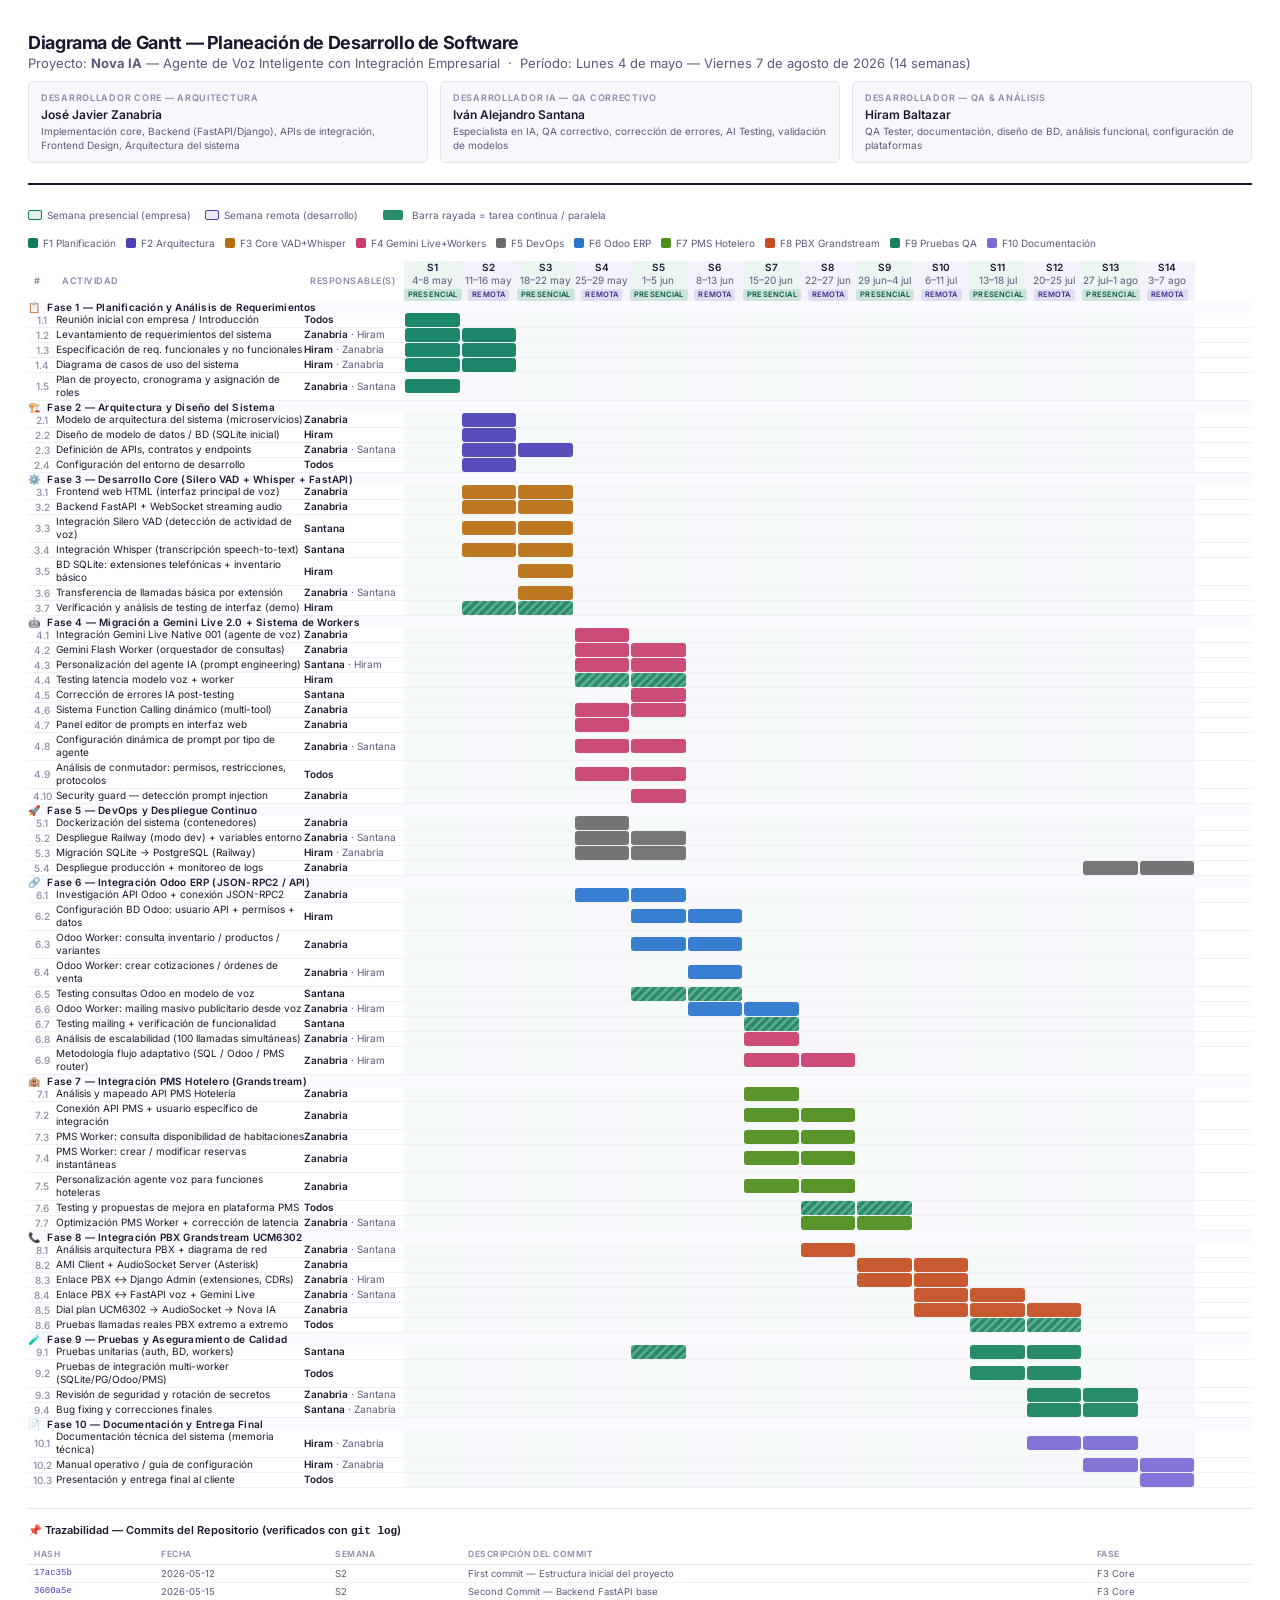
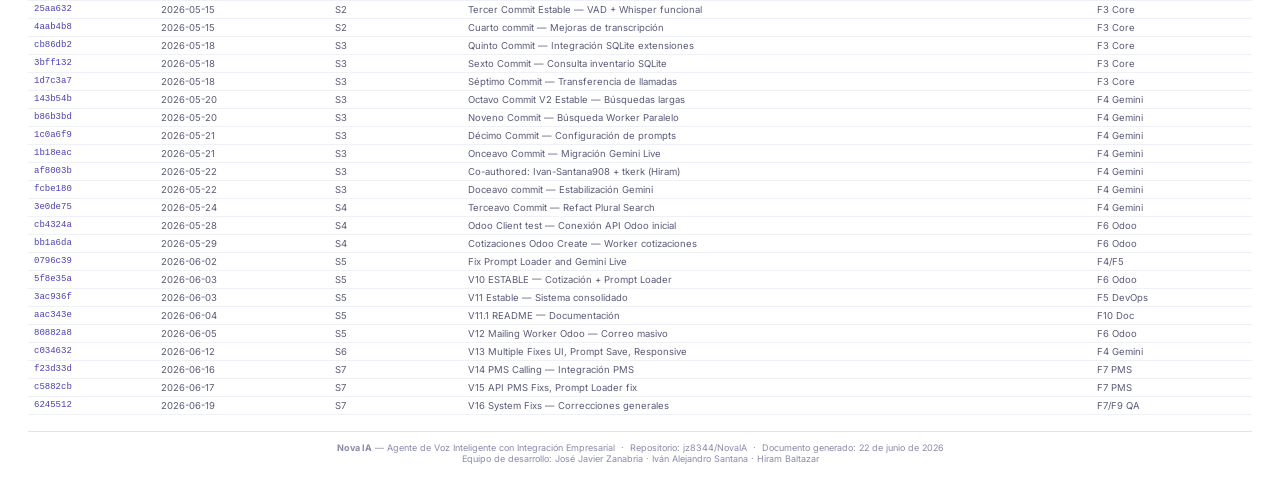
<file: templates/Gantt_Planeacion_Tecnica.html>
<!DOCTYPE html>
<html lang="es">
<head>
<meta charset="UTF-8">
<meta name="viewport" content="width=device-width, initial-scale=1.0">
<title>Diagrama de Gantt — Planeación de Desarrollo Nova IA</title>
<style>
  @import url('https://fonts.googleapis.com/css2?family=Inter:wght@300;400;500;600;700&display=swap');

  :root {
    --bg: #FFFFFF;
    --text-primary: #1a1a2e;
    --text-secondary: #5a5a7a;
    --text-tertiary: #8a8aaa;
    --border: #e2e2f0;
    --border-light: #f0f0f8;

    --phase-plan: #0d7c5f;
    --phase-arch: #4a3fb5;
    --phase-core: #b86e10;
    --phase-gemini: #c93d6e;
    --phase-devops: #6b6b6b;
    --phase-odoo: #2a75cc;
    --phase-pms: #4d8c1a;
    --phase-pbx: #c44e20;
    --phase-qa: #16835e;
    --phase-doc: #7a6ad4;

    --onsite-bg: rgba(13, 124, 95, 0.04);
    --remote-bg: rgba(74, 63, 181, 0.04);
    --onsite-header: rgba(13, 124, 95, 0.08);
    --remote-header: rgba(74, 63, 181, 0.06);
  }

  * { box-sizing: border-box; margin: 0; padding: 0; }

  body {
    font-family: 'Inter', -apple-system, BlinkMacSystemFont, sans-serif;
    background: var(--bg);
    color: var(--text-primary);
    padding: 32px 28px;
    -webkit-print-color-adjust: exact;
    print-color-adjust: exact;
  }

  .doc-header {
    margin-bottom: 24px;
    border-bottom: 2px solid var(--text-primary);
    padding-bottom: 16px;
  }

  .doc-header h1 {
    font-size: 18px;
    font-weight: 700;
    letter-spacing: -0.02em;
    margin-bottom: 2px;
  }

  .doc-header .subtitle {
    font-size: 13px;
    font-weight: 400;
    color: var(--text-secondary);
    margin-bottom: 10px;
  }

  .meta-grid {
    display: grid;
    grid-template-columns: repeat(3, 1fr);
    gap: 12px;
    margin-bottom: 4px;
  }

  .meta-card {
    background: #f8f8fc;
    border: 1px solid var(--border);
    border-radius: 6px;
    padding: 10px 12px;
  }

  .meta-card .label {
    font-size: 9px;
    font-weight: 600;
    text-transform: uppercase;
    letter-spacing: 0.08em;
    color: var(--text-tertiary);
    margin-bottom: 4px;
  }

  .meta-card .name {
    font-size: 12px;
    font-weight: 600;
    color: var(--text-primary);
  }

  .meta-card .role {
    font-size: 10px;
    color: var(--text-secondary);
    line-height: 1.4;
    margin-top: 2px;
  }

  .legend-bar {
    display: flex;
    flex-wrap: wrap;
    gap: 10px;
    margin: 16px 0 12px;
    align-items: center;
  }

  .legend-item {
    display: flex;
    align-items: center;
    gap: 5px;
    font-size: 10px;
    color: var(--text-secondary);
  }

  .leg-dot {
    width: 10px;
    height: 10px;
    border-radius: 2px;
    flex-shrink: 0;
  }

  .mode-legend {
    display: flex;
    gap: 14px;
    margin-bottom: 14px;
  }

  .mode-item {
    display: flex;
    align-items: center;
    gap: 5px;
    font-size: 10px;
    color: var(--text-secondary);
  }

  .mode-dot {
    width: 14px;
    height: 10px;
    border-radius: 2px;
    border: 1px solid;
  }

  table.gantt {
    border-collapse: collapse;
    width: 100%;
    min-width: 1050px;
    table-layout: fixed;
  }

  table.gantt th,
  table.gantt td {
    font-size: 10px;
    padding: 0;
    border: none;
  }

  .col-id { width: 28px; }
  .col-label { width: 248px; }
  .col-resp { width: 100px; }
  .wk-col { width: auto; }

  thead th {
    text-align: center;
    font-weight: 400;
    font-size: 9px;
    line-height: 1.3;
    color: var(--text-secondary);
    padding: 5px 2px;
    border-bottom: 1.5px solid var(--text-primary);
  }

  thead th.onsite-h { background: var(--onsite-header); }
  thead th.remote-h { background: var(--remote-header); }

  thead th .wk-num {
    display: block;
    font-weight: 600;
    font-size: 10px;
    color: var(--text-primary);
  }

  .tag-p, .tag-r {
    display: inline-block;
    font-size: 7.5px;
    font-weight: 600;
    padding: 1px 4px;
    border-radius: 3px;
    margin-top: 1px;
    letter-spacing: 0.02em;
  }

  .tag-p {
    background: rgba(13, 124, 95, 0.14);
    color: #0a5e47;
  }

  .tag-r {
    background: rgba(74, 63, 181, 0.12);
    color: #3c3489;
  }

  thead th.col-label-h,
  thead th.col-id-h,
  thead th.col-resp-h {
    text-align: left;
    padding-left: 6px;
    font-weight: 600;
    font-size: 9px;
    text-transform: uppercase;
    letter-spacing: 0.06em;
    color: var(--text-tertiary);
  }

  .phase-row td {
    padding: 7px 6px 3px;
    font-size: 10px;
    font-weight: 600;
    letter-spacing: 0.02em;
    color: var(--text-primary);
    border-top: 1.5px solid var(--border);
    background: #fafaff;
  }

  .phase-row td .phase-icon {
    margin-right: 4px;
  }

  .task-row {
    border-bottom: 0.5px solid var(--border-light);
  }

  .task-row:hover {
    background: rgba(0,0,0,0.015);
  }

  .task-id {
    padding: 4px 4px 4px 6px;
    font-size: 9px;
    font-weight: 500;
    color: var(--text-tertiary);
    vertical-align: middle;
    text-align: center;
  }

  .task-label {
    padding: 4px 6px;
    font-size: 10.5px;
    color: var(--text-primary);
    line-height: 1.35;
    vertical-align: middle;
  }

  .task-resp {
    padding: 4px 6px;
    font-size: 9px;
    color: var(--text-secondary);
    vertical-align: middle;
    line-height: 1.35;
  }

  .task-resp .lead {
    font-weight: 600;
    color: var(--text-primary);
  }

  .cell {
    vertical-align: middle;
    padding: 3px 1px;
  }

  .cell.on { background: var(--onsite-bg); }
  .cell.rm { background: var(--remote-bg); }

  .bar {
    height: 14px;
    border-radius: 3px;
    width: calc(100% - 2px);
    margin: 0 1px;
    opacity: 0.92;
  }

  .b-plan { background: var(--phase-plan); }
  .b-arch { background: var(--phase-arch); }
  .b-core { background: var(--phase-core); }
  .b-gem  { background: var(--phase-gemini); }
  .b-devops { background: var(--phase-devops); }
  .b-odoo { background: var(--phase-odoo); }
  .b-pms  { background: var(--phase-pms); }
  .b-pbx  { background: var(--phase-pbx); }
  .b-qa   { background: var(--phase-qa); }
  .b-doc  { background: var(--phase-doc); }

  .bar.striped {
    background-image: repeating-linear-gradient(
      -45deg,
      transparent,
      transparent 3px,
      rgba(255,255,255,0.25) 3px,
      rgba(255,255,255,0.25) 6px
    );
  }

  .footer-section {
    margin-top: 20px;
    padding-top: 14px;
    border-top: 1px solid var(--border);
  }

  .footer-section h3 {
    font-size: 11px;
    font-weight: 600;
    margin-bottom: 8px;
    color: var(--text-primary);
  }

  .commits-table {
    width: 100%;
    border-collapse: collapse;
    font-size: 9.5px;
  }

  .commits-table th {
    text-align: left;
    font-size: 8.5px;
    font-weight: 600;
    text-transform: uppercase;
    letter-spacing: 0.06em;
    color: var(--text-tertiary);
    padding: 4px 6px;
    border-bottom: 1px solid var(--border);
  }

  .commits-table td {
    padding: 3px 6px;
    color: var(--text-secondary);
    border-bottom: 0.5px solid var(--border-light);
  }

  .commits-table .hash {
    font-family: 'Courier New', monospace;
    font-size: 9px;
    color: var(--phase-arch);
  }

  .doc-footer {
    margin-top: 16px;
    font-size: 9px;
    color: var(--text-tertiary);
    text-align: center;
    border-top: 1px solid var(--border);
    padding-top: 10px;
  }

  @media print {
    body { padding: 12px 10px; }
    .gantt-scroll { overflow: visible; }
    table.gantt { min-width: unset; }
  }
</style>
</head>
<body>

<div class="doc-header">
  <h1>Diagrama de Gantt — Planeación de Desarrollo de Software</h1>
  <p class="subtitle">Proyecto: <strong>Nova IA</strong> — Agente de Voz Inteligente con Integración Empresarial &nbsp;·&nbsp; Período: Lunes 4 de mayo — Viernes 7 de agosto de 2026 (14 semanas)</p>

  <div class="meta-grid">
    <div class="meta-card">
      <div class="label">Desarrollador Core — Arquitectura</div>
      <div class="name">José Javier Zanabria</div>
      <div class="role">Implementación core, Backend (FastAPI/Django), APIs de integración, Frontend Design, Arquitectura del sistema</div>
    </div>
    <div class="meta-card">
      <div class="label">Desarrollador IA — QA Correctivo</div>
      <div class="name">Iván Alejandro Santana</div>
      <div class="role">Especialista en IA, QA correctivo, corrección de errores, AI Testing, validación de modelos</div>
    </div>
    <div class="meta-card">
      <div class="label">Desarrollador — QA & Análisis</div>
      <div class="name">Hiram Baltazar</div>
      <div class="role">QA Tester, documentación, diseño de BD, análisis funcional, configuración de plataformas</div>
    </div>
  </div>
</div>

<div class="mode-legend">
  <div class="mode-item">
    <div class="mode-dot" style="background:rgba(13,124,95,0.12);border-color:#0d7c5f;"></div>
    Semana presencial (empresa)
  </div>
  <div class="mode-item">
    <div class="mode-dot" style="background:rgba(74,63,181,0.10);border-color:#4a3fb5;"></div>
    Semana remota (desarrollo)
  </div>
  <div class="mode-item" style="margin-left:10px;">
    <div class="bar" style="width:20px;height:10px;border-radius:2px;background:var(--phase-qa);" class="striped"></div>
    &nbsp;Barra rayada = tarea continua / paralela
  </div>
</div>

<div class="legend-bar">
  <span class="legend-item"><span class="leg-dot" style="background:var(--phase-plan);"></span>F1 Planificación</span>
  <span class="legend-item"><span class="leg-dot" style="background:var(--phase-arch);"></span>F2 Arquitectura</span>
  <span class="legend-item"><span class="leg-dot" style="background:var(--phase-core);"></span>F3 Core VAD+Whisper</span>
  <span class="legend-item"><span class="leg-dot" style="background:var(--phase-gemini);"></span>F4 Gemini Live+Workers</span>
  <span class="legend-item"><span class="leg-dot" style="background:var(--phase-devops);"></span>F5 DevOps</span>
  <span class="legend-item"><span class="leg-dot" style="background:var(--phase-odoo);"></span>F6 Odoo ERP</span>
  <span class="legend-item"><span class="leg-dot" style="background:var(--phase-pms);"></span>F7 PMS Hotelero</span>
  <span class="legend-item"><span class="leg-dot" style="background:var(--phase-pbx);"></span>F8 PBX Grandstream</span>
  <span class="legend-item"><span class="leg-dot" style="background:var(--phase-qa);"></span>F9 Pruebas QA</span>
  <span class="legend-item"><span class="leg-dot" style="background:var(--phase-doc);"></span>F10 Documentación</span>
</div>

<div class="gantt-scroll" style="overflow-x:auto;">
<table class="gantt">
<thead>
<tr>
  <th class="col-id-h col-id">#</th>
  <th class="col-label-h col-label">Actividad</th>
  <th class="col-resp-h col-resp">Responsable(s)</th>
  <th class="wk-col onsite-h"><span class="wk-num">S1</span>4–8 may<br><span class="tag-p">PRESENCIAL</span></th>
  <th class="wk-col remote-h"><span class="wk-num">S2</span>11–16 may<br><span class="tag-r">REMOTA</span></th>
  <th class="wk-col onsite-h"><span class="wk-num">S3</span>18–22 may<br><span class="tag-p">PRESENCIAL</span></th>
  <th class="wk-col remote-h"><span class="wk-num">S4</span>25–29 may<br><span class="tag-r">REMOTA</span></th>
  <th class="wk-col onsite-h"><span class="wk-num">S5</span>1–5 jun<br><span class="tag-p">PRESENCIAL</span></th>
  <th class="wk-col remote-h"><span class="wk-num">S6</span>8–13 jun<br><span class="tag-r">REMOTA</span></th>
  <th class="wk-col onsite-h"><span class="wk-num">S7</span>15–20 jun<br><span class="tag-p">PRESENCIAL</span></th>
  <th class="wk-col remote-h"><span class="wk-num">S8</span>22–27 jun<br><span class="tag-r">REMOTA</span></th>
  <th class="wk-col onsite-h"><span class="wk-num">S9</span>29 jun–4 jul<br><span class="tag-p">PRESENCIAL</span></th>
  <th class="wk-col remote-h"><span class="wk-num">S10</span>6–11 jul<br><span class="tag-r">REMOTA</span></th>
  <th class="wk-col onsite-h"><span class="wk-num">S11</span>13–18 jul<br><span class="tag-p">PRESENCIAL</span></th>
  <th class="wk-col remote-h"><span class="wk-num">S12</span>20–25 jul<br><span class="tag-r">REMOTA</span></th>
  <th class="wk-col onsite-h"><span class="wk-num">S13</span>27 jul–1 ago<br><span class="tag-p">PRESENCIAL</span></th>
  <th class="wk-col remote-h"><span class="wk-num">S14</span>3–7 ago<br><span class="tag-r">REMOTA</span></th>
</tr>
</thead>
<tbody>

<!-- ══════ FASE 1 ══════ -->
<tr class="phase-row"><td colspan="18"><span class="phase-icon">📋</span> Fase 1 — Planificación y Análisis de Requerimientos</td></tr>

<tr class="task-row">
  <td class="task-id">1.1</td>
  <td class="task-label">Reunión inicial con empresa / Introducción</td>
  <td class="task-resp"><span class="lead">Todos</span></td>
  <td class="cell on"><div class="bar b-plan"></div></td>
  <td class="cell rm"></td><td class="cell on"></td><td class="cell rm"></td><td class="cell on"></td><td class="cell rm"></td><td class="cell on"></td><td class="cell rm"></td><td class="cell on"></td><td class="cell rm"></td><td class="cell on"></td><td class="cell rm"></td><td class="cell on"></td><td class="cell rm"></td>
</tr>

<tr class="task-row">
  <td class="task-id">1.2</td>
  <td class="task-label">Levantamiento de requerimientos del sistema</td>
  <td class="task-resp"><span class="lead">Zanabria</span> · Hiram</td>
  <td class="cell on"><div class="bar b-plan"></div></td>
  <td class="cell rm"><div class="bar b-plan"></div></td>
  <td class="cell on"></td><td class="cell rm"></td><td class="cell on"></td><td class="cell rm"></td><td class="cell on"></td><td class="cell rm"></td><td class="cell on"></td><td class="cell rm"></td><td class="cell on"></td><td class="cell rm"></td><td class="cell on"></td><td class="cell rm"></td>
</tr>

<tr class="task-row">
  <td class="task-id">1.3</td>
  <td class="task-label">Especificación de req. funcionales y no funcionales</td>
  <td class="task-resp"><span class="lead">Hiram</span> · Zanabria</td>
  <td class="cell on"><div class="bar b-plan"></div></td>
  <td class="cell rm"><div class="bar b-plan"></div></td>
  <td class="cell on"></td><td class="cell rm"></td><td class="cell on"></td><td class="cell rm"></td><td class="cell on"></td><td class="cell rm"></td><td class="cell on"></td><td class="cell rm"></td><td class="cell on"></td><td class="cell rm"></td><td class="cell on"></td><td class="cell rm"></td>
</tr>

<tr class="task-row">
  <td class="task-id">1.4</td>
  <td class="task-label">Diagrama de casos de uso del sistema</td>
  <td class="task-resp"><span class="lead">Hiram</span> · Zanabria</td>
  <td class="cell on"><div class="bar b-plan"></div></td>
  <td class="cell rm"><div class="bar b-plan"></div></td>
  <td class="cell on"></td><td class="cell rm"></td><td class="cell on"></td><td class="cell rm"></td><td class="cell on"></td><td class="cell rm"></td><td class="cell on"></td><td class="cell rm"></td><td class="cell on"></td><td class="cell rm"></td><td class="cell on"></td><td class="cell rm"></td>
</tr>

<tr class="task-row">
  <td class="task-id">1.5</td>
  <td class="task-label">Plan de proyecto, cronograma y asignación de roles</td>
  <td class="task-resp"><span class="lead">Zanabria</span> · Santana</td>
  <td class="cell on"><div class="bar b-plan"></div></td>
  <td class="cell rm"></td><td class="cell on"></td><td class="cell rm"></td><td class="cell on"></td><td class="cell rm"></td><td class="cell on"></td><td class="cell rm"></td><td class="cell on"></td><td class="cell rm"></td><td class="cell on"></td><td class="cell rm"></td><td class="cell on"></td><td class="cell rm"></td>
</tr>

<!-- ══════ FASE 2 ══════ -->
<tr class="phase-row"><td colspan="18"><span class="phase-icon">🏗️</span> Fase 2 — Arquitectura y Diseño del Sistema</td></tr>

<tr class="task-row">
  <td class="task-id">2.1</td>
  <td class="task-label">Modelo de arquitectura del sistema (microservicios)</td>
  <td class="task-resp"><span class="lead">Zanabria</span></td>
  <td class="cell on"></td>
  <td class="cell rm"><div class="bar b-arch"></div></td>
  <td class="cell on"></td><td class="cell rm"></td><td class="cell on"></td><td class="cell rm"></td><td class="cell on"></td><td class="cell rm"></td><td class="cell on"></td><td class="cell rm"></td><td class="cell on"></td><td class="cell rm"></td><td class="cell on"></td><td class="cell rm"></td>
</tr>

<tr class="task-row">
  <td class="task-id">2.2</td>
  <td class="task-label">Diseño de modelo de datos / BD (SQLite inicial)</td>
  <td class="task-resp"><span class="lead">Hiram</span></td>
  <td class="cell on"></td>
  <td class="cell rm"><div class="bar b-arch"></div></td>
  <td class="cell on"></td><td class="cell rm"></td><td class="cell on"></td><td class="cell rm"></td><td class="cell on"></td><td class="cell rm"></td><td class="cell on"></td><td class="cell rm"></td><td class="cell on"></td><td class="cell rm"></td><td class="cell on"></td><td class="cell rm"></td>
</tr>

<tr class="task-row">
  <td class="task-id">2.3</td>
  <td class="task-label">Definición de APIs, contratos y endpoints</td>
  <td class="task-resp"><span class="lead">Zanabria</span> · Santana</td>
  <td class="cell on"></td>
  <td class="cell rm"><div class="bar b-arch"></div></td>
  <td class="cell on"><div class="bar b-arch"></div></td>
  <td class="cell rm"></td><td class="cell on"></td><td class="cell rm"></td><td class="cell on"></td><td class="cell rm"></td><td class="cell on"></td><td class="cell rm"></td><td class="cell on"></td><td class="cell rm"></td><td class="cell on"></td><td class="cell rm"></td>
</tr>

<tr class="task-row">
  <td class="task-id">2.4</td>
  <td class="task-label">Configuración del entorno de desarrollo</td>
  <td class="task-resp"><span class="lead">Todos</span></td>
  <td class="cell on"></td>
  <td class="cell rm"><div class="bar b-arch"></div></td>
  <td class="cell on"></td><td class="cell rm"></td><td class="cell on"></td><td class="cell rm"></td><td class="cell on"></td><td class="cell rm"></td><td class="cell on"></td><td class="cell rm"></td><td class="cell on"></td><td class="cell rm"></td><td class="cell on"></td><td class="cell rm"></td>
</tr>

<!-- ══════ FASE 3 ══════ -->
<tr class="phase-row"><td colspan="18"><span class="phase-icon">⚙️</span> Fase 3 — Desarrollo Core (Silero VAD + Whisper + FastAPI)</td></tr>

<tr class="task-row">
  <td class="task-id">3.1</td>
  <td class="task-label">Frontend web HTML (interfaz principal de voz)</td>
  <td class="task-resp"><span class="lead">Zanabria</span></td>
  <td class="cell on"></td>
  <td class="cell rm"><div class="bar b-core"></div></td>
  <td class="cell on"><div class="bar b-core"></div></td>
  <td class="cell rm"></td><td class="cell on"></td><td class="cell rm"></td><td class="cell on"></td><td class="cell rm"></td><td class="cell on"></td><td class="cell rm"></td><td class="cell on"></td><td class="cell rm"></td><td class="cell on"></td><td class="cell rm"></td>
</tr>

<tr class="task-row">
  <td class="task-id">3.2</td>
  <td class="task-label">Backend FastAPI + WebSocket streaming audio</td>
  <td class="task-resp"><span class="lead">Zanabria</span></td>
  <td class="cell on"></td>
  <td class="cell rm"><div class="bar b-core"></div></td>
  <td class="cell on"><div class="bar b-core"></div></td>
  <td class="cell rm"></td><td class="cell on"></td><td class="cell rm"></td><td class="cell on"></td><td class="cell rm"></td><td class="cell on"></td><td class="cell rm"></td><td class="cell on"></td><td class="cell rm"></td><td class="cell on"></td><td class="cell rm"></td>
</tr>

<tr class="task-row">
  <td class="task-id">3.3</td>
  <td class="task-label">Integración Silero VAD (detección de actividad de voz)</td>
  <td class="task-resp"><span class="lead">Santana</span></td>
  <td class="cell on"></td>
  <td class="cell rm"><div class="bar b-core"></div></td>
  <td class="cell on"><div class="bar b-core"></div></td>
  <td class="cell rm"></td><td class="cell on"></td><td class="cell rm"></td><td class="cell on"></td><td class="cell rm"></td><td class="cell on"></td><td class="cell rm"></td><td class="cell on"></td><td class="cell rm"></td><td class="cell on"></td><td class="cell rm"></td>
</tr>

<tr class="task-row">
  <td class="task-id">3.4</td>
  <td class="task-label">Integración Whisper (transcripción speech-to-text)</td>
  <td class="task-resp"><span class="lead">Santana</span></td>
  <td class="cell on"></td>
  <td class="cell rm"><div class="bar b-core"></div></td>
  <td class="cell on"><div class="bar b-core"></div></td>
  <td class="cell rm"></td><td class="cell on"></td><td class="cell rm"></td><td class="cell on"></td><td class="cell rm"></td><td class="cell on"></td><td class="cell rm"></td><td class="cell on"></td><td class="cell rm"></td><td class="cell on"></td><td class="cell rm"></td>
</tr>

<tr class="task-row">
  <td class="task-id">3.5</td>
  <td class="task-label">BD SQLite: extensiones telefónicas + inventario básico</td>
  <td class="task-resp"><span class="lead">Hiram</span></td>
  <td class="cell on"></td><td class="cell rm"></td>
  <td class="cell on"><div class="bar b-core"></div></td>
  <td class="cell rm"></td><td class="cell on"></td><td class="cell rm"></td><td class="cell on"></td><td class="cell rm"></td><td class="cell on"></td><td class="cell rm"></td><td class="cell on"></td><td class="cell rm"></td><td class="cell on"></td><td class="cell rm"></td>
</tr>

<tr class="task-row">
  <td class="task-id">3.6</td>
  <td class="task-label">Transferencia de llamadas básica por extensión</td>
  <td class="task-resp"><span class="lead">Zanabria</span> · Santana</td>
  <td class="cell on"></td><td class="cell rm"></td>
  <td class="cell on"><div class="bar b-core"></div></td>
  <td class="cell rm"></td><td class="cell on"></td><td class="cell rm"></td><td class="cell on"></td><td class="cell rm"></td><td class="cell on"></td><td class="cell rm"></td><td class="cell on"></td><td class="cell rm"></td><td class="cell on"></td><td class="cell rm"></td>
</tr>

<tr class="task-row">
  <td class="task-id">3.7</td>
  <td class="task-label">Verificación y análisis de testing de interfaz (demo)</td>
  <td class="task-resp"><span class="lead">Hiram</span></td>
  <td class="cell on"></td>
  <td class="cell rm"><div class="bar b-qa striped"></div></td>
  <td class="cell on"><div class="bar b-qa striped"></div></td>
  <td class="cell rm"></td><td class="cell on"></td><td class="cell rm"></td><td class="cell on"></td><td class="cell rm"></td><td class="cell on"></td><td class="cell rm"></td><td class="cell on"></td><td class="cell rm"></td><td class="cell on"></td><td class="cell rm"></td>
</tr>

<!-- ══════ FASE 4 ══════ -->
<tr class="phase-row"><td colspan="18"><span class="phase-icon">🤖</span> Fase 4 — Migración a Gemini Live 2.0 + Sistema de Workers</td></tr>

<tr class="task-row">
  <td class="task-id">4.1</td>
  <td class="task-label">Integración Gemini Live Native 001 (agente de voz)</td>
  <td class="task-resp"><span class="lead">Zanabria</span></td>
  <td class="cell on"></td><td class="cell rm"></td><td class="cell on"></td>
  <td class="cell rm"><div class="bar b-gem"></div></td>
  <td class="cell on"></td><td class="cell rm"></td><td class="cell on"></td><td class="cell rm"></td><td class="cell on"></td><td class="cell rm"></td><td class="cell on"></td><td class="cell rm"></td><td class="cell on"></td><td class="cell rm"></td>
</tr>

<tr class="task-row">
  <td class="task-id">4.2</td>
  <td class="task-label">Gemini Flash Worker (orquestador de consultas)</td>
  <td class="task-resp"><span class="lead">Zanabria</span></td>
  <td class="cell on"></td><td class="cell rm"></td><td class="cell on"></td>
  <td class="cell rm"><div class="bar b-gem"></div></td>
  <td class="cell on"><div class="bar b-gem"></div></td>
  <td class="cell rm"></td><td class="cell on"></td><td class="cell rm"></td><td class="cell on"></td><td class="cell rm"></td><td class="cell on"></td><td class="cell rm"></td><td class="cell on"></td><td class="cell rm"></td>
</tr>

<tr class="task-row">
  <td class="task-id">4.3</td>
  <td class="task-label">Personalización del agente IA (prompt engineering)</td>
  <td class="task-resp"><span class="lead">Santana</span> · Hiram</td>
  <td class="cell on"></td><td class="cell rm"></td><td class="cell on"></td>
  <td class="cell rm"><div class="bar b-gem"></div></td>
  <td class="cell on"><div class="bar b-gem"></div></td>
  <td class="cell rm"></td><td class="cell on"></td><td class="cell rm"></td><td class="cell on"></td><td class="cell rm"></td><td class="cell on"></td><td class="cell rm"></td><td class="cell on"></td><td class="cell rm"></td>
</tr>

<tr class="task-row">
  <td class="task-id">4.4</td>
  <td class="task-label">Testing latencia modelo voz + worker</td>
  <td class="task-resp"><span class="lead">Hiram</span></td>
  <td class="cell on"></td><td class="cell rm"></td><td class="cell on"></td>
  <td class="cell rm"><div class="bar b-qa striped"></div></td>
  <td class="cell on"><div class="bar b-qa striped"></div></td>
  <td class="cell rm"></td><td class="cell on"></td><td class="cell rm"></td><td class="cell on"></td><td class="cell rm"></td><td class="cell on"></td><td class="cell rm"></td><td class="cell on"></td><td class="cell rm"></td>
</tr>

<tr class="task-row">
  <td class="task-id">4.5</td>
  <td class="task-label">Corrección de errores IA post-testing</td>
  <td class="task-resp"><span class="lead">Santana</span></td>
  <td class="cell on"></td><td class="cell rm"></td><td class="cell on"></td>
  <td class="cell rm"></td>
  <td class="cell on"><div class="bar b-gem"></div></td>
  <td class="cell rm"></td><td class="cell on"></td><td class="cell rm"></td><td class="cell on"></td><td class="cell rm"></td><td class="cell on"></td><td class="cell rm"></td><td class="cell on"></td><td class="cell rm"></td>
</tr>

<tr class="task-row">
  <td class="task-id">4.6</td>
  <td class="task-label">Sistema Function Calling dinámico (multi-tool)</td>
  <td class="task-resp"><span class="lead">Zanabria</span></td>
  <td class="cell on"></td><td class="cell rm"></td><td class="cell on"></td>
  <td class="cell rm"><div class="bar b-gem"></div></td>
  <td class="cell on"><div class="bar b-gem"></div></td>
  <td class="cell rm"></td><td class="cell on"></td><td class="cell rm"></td><td class="cell on"></td><td class="cell rm"></td><td class="cell on"></td><td class="cell rm"></td><td class="cell on"></td><td class="cell rm"></td>
</tr>

<tr class="task-row">
  <td class="task-id">4.7</td>
  <td class="task-label">Panel editor de prompts en interfaz web</td>
  <td class="task-resp"><span class="lead">Zanabria</span></td>
  <td class="cell on"></td><td class="cell rm"></td><td class="cell on"></td>
  <td class="cell rm"><div class="bar b-gem"></div></td>
  <td class="cell on"></td><td class="cell rm"></td><td class="cell on"></td><td class="cell rm"></td><td class="cell on"></td><td class="cell rm"></td><td class="cell on"></td><td class="cell rm"></td><td class="cell on"></td><td class="cell rm"></td>
</tr>

<tr class="task-row">
  <td class="task-id">4.8</td>
  <td class="task-label">Configuración dinámica de prompt por tipo de agente</td>
  <td class="task-resp"><span class="lead">Zanabria</span> · Santana</td>
  <td class="cell on"></td><td class="cell rm"></td><td class="cell on"></td>
  <td class="cell rm"><div class="bar b-gem"></div></td>
  <td class="cell on"><div class="bar b-gem"></div></td>
  <td class="cell rm"></td><td class="cell on"></td><td class="cell rm"></td><td class="cell on"></td><td class="cell rm"></td><td class="cell on"></td><td class="cell rm"></td><td class="cell on"></td><td class="cell rm"></td>
</tr>

<tr class="task-row">
  <td class="task-id">4.9</td>
  <td class="task-label">Análisis de conmutador: permisos, restricciones, protocolos</td>
  <td class="task-resp"><span class="lead">Todos</span></td>
  <td class="cell on"></td><td class="cell rm"></td><td class="cell on"></td>
  <td class="cell rm"><div class="bar b-gem"></div></td>
  <td class="cell on"><div class="bar b-gem"></div></td>
  <td class="cell rm"></td><td class="cell on"></td><td class="cell rm"></td><td class="cell on"></td><td class="cell rm"></td><td class="cell on"></td><td class="cell rm"></td><td class="cell on"></td><td class="cell rm"></td>
</tr>

<tr class="task-row">
  <td class="task-id">4.10</td>
  <td class="task-label">Security guard — detección prompt injection</td>
  <td class="task-resp"><span class="lead">Zanabria</span></td>
  <td class="cell on"></td><td class="cell rm"></td><td class="cell on"></td><td class="cell rm"></td>
  <td class="cell on"><div class="bar b-gem"></div></td>
  <td class="cell rm"></td><td class="cell on"></td><td class="cell rm"></td><td class="cell on"></td><td class="cell rm"></td><td class="cell on"></td><td class="cell rm"></td><td class="cell on"></td><td class="cell rm"></td>
</tr>

<!-- ══════ FASE 5 ══════ -->
<tr class="phase-row"><td colspan="18"><span class="phase-icon">🚀</span> Fase 5 — DevOps y Despliegue Continuo</td></tr>

<tr class="task-row">
  <td class="task-id">5.1</td>
  <td class="task-label">Dockerización del sistema (contenedores)</td>
  <td class="task-resp"><span class="lead">Zanabria</span></td>
  <td class="cell on"></td><td class="cell rm"></td><td class="cell on"></td>
  <td class="cell rm"><div class="bar b-devops"></div></td>
  <td class="cell on"></td><td class="cell rm"></td><td class="cell on"></td><td class="cell rm"></td><td class="cell on"></td><td class="cell rm"></td><td class="cell on"></td><td class="cell rm"></td><td class="cell on"></td><td class="cell rm"></td>
</tr>

<tr class="task-row">
  <td class="task-id">5.2</td>
  <td class="task-label">Despliegue Railway (modo dev) + variables entorno</td>
  <td class="task-resp"><span class="lead">Zanabria</span> · Santana</td>
  <td class="cell on"></td><td class="cell rm"></td><td class="cell on"></td>
  <td class="cell rm"><div class="bar b-devops"></div></td>
  <td class="cell on"><div class="bar b-devops"></div></td>
  <td class="cell rm"></td><td class="cell on"></td><td class="cell rm"></td><td class="cell on"></td><td class="cell rm"></td><td class="cell on"></td><td class="cell rm"></td><td class="cell on"></td><td class="cell rm"></td>
</tr>

<tr class="task-row">
  <td class="task-id">5.3</td>
  <td class="task-label">Migración SQLite → PostgreSQL (Railway)</td>
  <td class="task-resp"><span class="lead">Hiram</span> · Zanabria</td>
  <td class="cell on"></td><td class="cell rm"></td><td class="cell on"></td>
  <td class="cell rm"><div class="bar b-devops"></div></td>
  <td class="cell on"><div class="bar b-devops"></div></td>
  <td class="cell rm"></td><td class="cell on"></td><td class="cell rm"></td><td class="cell on"></td><td class="cell rm"></td><td class="cell on"></td><td class="cell rm"></td><td class="cell on"></td><td class="cell rm"></td>
</tr>

<tr class="task-row">
  <td class="task-id">5.4</td>
  <td class="task-label">Despliegue producción + monitoreo de logs</td>
  <td class="task-resp"><span class="lead">Zanabria</span></td>
  <td class="cell on"></td><td class="cell rm"></td><td class="cell on"></td><td class="cell rm"></td><td class="cell on"></td><td class="cell rm"></td><td class="cell on"></td><td class="cell rm"></td><td class="cell on"></td><td class="cell rm"></td><td class="cell on"></td><td class="cell rm"></td>
  <td class="cell on"><div class="bar b-devops"></div></td>
  <td class="cell rm"><div class="bar b-devops"></div></td>
</tr>

<!-- ══════ FASE 6 ══════ -->
<tr class="phase-row"><td colspan="18"><span class="phase-icon">🔗</span> Fase 6 — Integración Odoo ERP (JSON-RPC2 / API)</td></tr>

<tr class="task-row">
  <td class="task-id">6.1</td>
  <td class="task-label">Investigación API Odoo + conexión JSON-RPC2</td>
  <td class="task-resp"><span class="lead">Zanabria</span></td>
  <td class="cell on"></td><td class="cell rm"></td><td class="cell on"></td>
  <td class="cell rm"><div class="bar b-odoo"></div></td>
  <td class="cell on"><div class="bar b-odoo"></div></td>
  <td class="cell rm"></td><td class="cell on"></td><td class="cell rm"></td><td class="cell on"></td><td class="cell rm"></td><td class="cell on"></td><td class="cell rm"></td><td class="cell on"></td><td class="cell rm"></td>
</tr>

<tr class="task-row">
  <td class="task-id">6.2</td>
  <td class="task-label">Configuración BD Odoo: usuario API + permisos + datos</td>
  <td class="task-resp"><span class="lead">Hiram</span></td>
  <td class="cell on"></td><td class="cell rm"></td><td class="cell on"></td><td class="cell rm"></td>
  <td class="cell on"><div class="bar b-odoo"></div></td>
  <td class="cell rm"><div class="bar b-odoo"></div></td>
  <td class="cell on"></td><td class="cell rm"></td><td class="cell on"></td><td class="cell rm"></td><td class="cell on"></td><td class="cell rm"></td><td class="cell on"></td><td class="cell rm"></td>
</tr>

<tr class="task-row">
  <td class="task-id">6.3</td>
  <td class="task-label">Odoo Worker: consulta inventario / productos / variantes</td>
  <td class="task-resp"><span class="lead">Zanabria</span></td>
  <td class="cell on"></td><td class="cell rm"></td><td class="cell on"></td><td class="cell rm"></td>
  <td class="cell on"><div class="bar b-odoo"></div></td>
  <td class="cell rm"><div class="bar b-odoo"></div></td>
  <td class="cell on"></td><td class="cell rm"></td><td class="cell on"></td><td class="cell rm"></td><td class="cell on"></td><td class="cell rm"></td><td class="cell on"></td><td class="cell rm"></td>
</tr>

<tr class="task-row">
  <td class="task-id">6.4</td>
  <td class="task-label">Odoo Worker: crear cotizaciones / órdenes de venta</td>
  <td class="task-resp"><span class="lead">Zanabria</span> · Hiram</td>
  <td class="cell on"></td><td class="cell rm"></td><td class="cell on"></td><td class="cell rm"></td><td class="cell on"></td>
  <td class="cell rm"><div class="bar b-odoo"></div></td>
  <td class="cell on"></td><td class="cell rm"></td><td class="cell on"></td><td class="cell rm"></td><td class="cell on"></td><td class="cell rm"></td><td class="cell on"></td><td class="cell rm"></td>
</tr>

<tr class="task-row">
  <td class="task-id">6.5</td>
  <td class="task-label">Testing consultas Odoo en modelo de voz</td>
  <td class="task-resp"><span class="lead">Santana</span></td>
  <td class="cell on"></td><td class="cell rm"></td><td class="cell on"></td><td class="cell rm"></td>
  <td class="cell on"><div class="bar b-qa striped"></div></td>
  <td class="cell rm"><div class="bar b-qa striped"></div></td>
  <td class="cell on"></td><td class="cell rm"></td><td class="cell on"></td><td class="cell rm"></td><td class="cell on"></td><td class="cell rm"></td><td class="cell on"></td><td class="cell rm"></td>
</tr>

<tr class="task-row">
  <td class="task-id">6.6</td>
  <td class="task-label">Odoo Worker: mailing masivo publicitario desde voz</td>
  <td class="task-resp"><span class="lead">Zanabria</span> · Hiram</td>
  <td class="cell on"></td><td class="cell rm"></td><td class="cell on"></td><td class="cell rm"></td><td class="cell on"></td>
  <td class="cell rm"><div class="bar b-odoo"></div></td>
  <td class="cell on"><div class="bar b-odoo"></div></td>
  <td class="cell rm"></td><td class="cell on"></td><td class="cell rm"></td><td class="cell on"></td><td class="cell rm"></td><td class="cell on"></td><td class="cell rm"></td>
</tr>

<tr class="task-row">
  <td class="task-id">6.7</td>
  <td class="task-label">Testing mailing + verificación de funcionalidad</td>
  <td class="task-resp"><span class="lead">Santana</span></td>
  <td class="cell on"></td><td class="cell rm"></td><td class="cell on"></td><td class="cell rm"></td><td class="cell on"></td><td class="cell rm"></td>
  <td class="cell on"><div class="bar b-qa striped"></div></td>
  <td class="cell rm"></td><td class="cell on"></td><td class="cell rm"></td><td class="cell on"></td><td class="cell rm"></td><td class="cell on"></td><td class="cell rm"></td>
</tr>

<tr class="task-row">
  <td class="task-id">6.8</td>
  <td class="task-label">Análisis de escalabilidad (100 llamadas simultáneas)</td>
  <td class="task-resp"><span class="lead">Zanabria</span> · Hiram</td>
  <td class="cell on"></td><td class="cell rm"></td><td class="cell on"></td><td class="cell rm"></td><td class="cell on"></td><td class="cell rm"></td>
  <td class="cell on"><div class="bar b-gem"></div></td>
  <td class="cell rm"></td><td class="cell on"></td><td class="cell rm"></td><td class="cell on"></td><td class="cell rm"></td><td class="cell on"></td><td class="cell rm"></td>
</tr>

<tr class="task-row">
  <td class="task-id">6.9</td>
  <td class="task-label">Metodología flujo adaptativo (SQL / Odoo / PMS router)</td>
  <td class="task-resp"><span class="lead">Zanabria</span> · Hiram</td>
  <td class="cell on"></td><td class="cell rm"></td><td class="cell on"></td><td class="cell rm"></td><td class="cell on"></td><td class="cell rm"></td>
  <td class="cell on"><div class="bar b-gem"></div></td>
  <td class="cell rm"><div class="bar b-gem"></div></td>
  <td class="cell on"></td><td class="cell rm"></td><td class="cell on"></td><td class="cell rm"></td><td class="cell on"></td><td class="cell rm"></td>
</tr>

<!-- ══════ FASE 7 ══════ -->
<tr class="phase-row"><td colspan="18"><span class="phase-icon">🏨</span> Fase 7 — Integración PMS Hotelero (Grandstream)</td></tr>

<tr class="task-row">
  <td class="task-id">7.1</td>
  <td class="task-label">Análisis y mapeado API PMS Hotelería</td>
  <td class="task-resp"><span class="lead">Zanabria</span></td>
  <td class="cell on"></td><td class="cell rm"></td><td class="cell on"></td><td class="cell rm"></td><td class="cell on"></td><td class="cell rm"></td>
  <td class="cell on"><div class="bar b-pms"></div></td>
  <td class="cell rm"></td><td class="cell on"></td><td class="cell rm"></td><td class="cell on"></td><td class="cell rm"></td><td class="cell on"></td><td class="cell rm"></td>
</tr>

<tr class="task-row">
  <td class="task-id">7.2</td>
  <td class="task-label">Conexión API PMS + usuario específico de integración</td>
  <td class="task-resp"><span class="lead">Zanabria</span></td>
  <td class="cell on"></td><td class="cell rm"></td><td class="cell on"></td><td class="cell rm"></td><td class="cell on"></td><td class="cell rm"></td>
  <td class="cell on"><div class="bar b-pms"></div></td>
  <td class="cell rm"><div class="bar b-pms"></div></td>
  <td class="cell on"></td><td class="cell rm"></td><td class="cell on"></td><td class="cell rm"></td><td class="cell on"></td><td class="cell rm"></td>
</tr>

<tr class="task-row">
  <td class="task-id">7.3</td>
  <td class="task-label">PMS Worker: consulta disponibilidad de habitaciones</td>
  <td class="task-resp"><span class="lead">Zanabria</span></td>
  <td class="cell on"></td><td class="cell rm"></td><td class="cell on"></td><td class="cell rm"></td><td class="cell on"></td><td class="cell rm"></td>
  <td class="cell on"><div class="bar b-pms"></div></td>
  <td class="cell rm"><div class="bar b-pms"></div></td>
  <td class="cell on"></td><td class="cell rm"></td><td class="cell on"></td><td class="cell rm"></td><td class="cell on"></td><td class="cell rm"></td>
</tr>

<tr class="task-row">
  <td class="task-id">7.4</td>
  <td class="task-label">PMS Worker: crear / modificar reservas instantáneas</td>
  <td class="task-resp"><span class="lead">Zanabria</span></td>
  <td class="cell on"></td><td class="cell rm"></td><td class="cell on"></td><td class="cell rm"></td><td class="cell on"></td><td class="cell rm"></td>
  <td class="cell on"><div class="bar b-pms"></div></td>
  <td class="cell rm"><div class="bar b-pms"></div></td>
  <td class="cell on"></td><td class="cell rm"></td><td class="cell on"></td><td class="cell rm"></td><td class="cell on"></td><td class="cell rm"></td>
</tr>

<tr class="task-row">
  <td class="task-id">7.5</td>
  <td class="task-label">Personalización agente voz para funciones hoteleras</td>
  <td class="task-resp"><span class="lead">Zanabria</span></td>
  <td class="cell on"></td><td class="cell rm"></td><td class="cell on"></td><td class="cell rm"></td><td class="cell on"></td><td class="cell rm"></td>
  <td class="cell on"><div class="bar b-pms"></div></td>
  <td class="cell rm"><div class="bar b-pms"></div></td>
  <td class="cell on"></td><td class="cell rm"></td><td class="cell on"></td><td class="cell rm"></td><td class="cell on"></td><td class="cell rm"></td>
</tr>

<tr class="task-row">
  <td class="task-id">7.6</td>
  <td class="task-label">Testing y propuestas de mejora en plataforma PMS</td>
  <td class="task-resp"><span class="lead">Todos</span></td>
  <td class="cell on"></td><td class="cell rm"></td><td class="cell on"></td><td class="cell rm"></td><td class="cell on"></td><td class="cell rm"></td><td class="cell on"></td>
  <td class="cell rm"><div class="bar b-qa striped"></div></td>
  <td class="cell on"><div class="bar b-qa striped"></div></td>
  <td class="cell rm"></td><td class="cell on"></td><td class="cell rm"></td><td class="cell on"></td><td class="cell rm"></td>
</tr>

<tr class="task-row">
  <td class="task-id">7.7</td>
  <td class="task-label">Optimización PMS Worker + corrección de latencia</td>
  <td class="task-resp"><span class="lead">Zanabria</span> · Santana</td>
  <td class="cell on"></td><td class="cell rm"></td><td class="cell on"></td><td class="cell rm"></td><td class="cell on"></td><td class="cell rm"></td><td class="cell on"></td>
  <td class="cell rm"><div class="bar b-pms"></div></td>
  <td class="cell on"><div class="bar b-pms"></div></td>
  <td class="cell rm"></td><td class="cell on"></td><td class="cell rm"></td><td class="cell on"></td><td class="cell rm"></td>
</tr>

<!-- ══════ FASE 8 ══════ -->
<tr class="phase-row"><td colspan="18"><span class="phase-icon">📞</span> Fase 8 — Integración PBX Grandstream UCM6302</td></tr>

<tr class="task-row">
  <td class="task-id">8.1</td>
  <td class="task-label">Análisis arquitectura PBX + diagrama de red</td>
  <td class="task-resp"><span class="lead">Zanabria</span> · Santana</td>
  <td class="cell on"></td><td class="cell rm"></td><td class="cell on"></td><td class="cell rm"></td><td class="cell on"></td><td class="cell rm"></td><td class="cell on"></td>
  <td class="cell rm"><div class="bar b-pbx"></div></td>
  <td class="cell on"></td><td class="cell rm"></td><td class="cell on"></td><td class="cell rm"></td><td class="cell on"></td><td class="cell rm"></td>
</tr>

<tr class="task-row">
  <td class="task-id">8.2</td>
  <td class="task-label">AMI Client + AudioSocket Server (Asterisk)</td>
  <td class="task-resp"><span class="lead">Zanabria</span></td>
  <td class="cell on"></td><td class="cell rm"></td><td class="cell on"></td><td class="cell rm"></td><td class="cell on"></td><td class="cell rm"></td><td class="cell on"></td><td class="cell rm"></td>
  <td class="cell on"><div class="bar b-pbx"></div></td>
  <td class="cell rm"><div class="bar b-pbx"></div></td>
  <td class="cell on"></td><td class="cell rm"></td><td class="cell on"></td><td class="cell rm"></td>
</tr>

<tr class="task-row">
  <td class="task-id">8.3</td>
  <td class="task-label">Enlace PBX ↔ Django Admin (extensiones, CDRs)</td>
  <td class="task-resp"><span class="lead">Zanabria</span> · Hiram</td>
  <td class="cell on"></td><td class="cell rm"></td><td class="cell on"></td><td class="cell rm"></td><td class="cell on"></td><td class="cell rm"></td><td class="cell on"></td><td class="cell rm"></td>
  <td class="cell on"><div class="bar b-pbx"></div></td>
  <td class="cell rm"><div class="bar b-pbx"></div></td>
  <td class="cell on"></td><td class="cell rm"></td><td class="cell on"></td><td class="cell rm"></td>
</tr>

<tr class="task-row">
  <td class="task-id">8.4</td>
  <td class="task-label">Enlace PBX ↔ FastAPI voz + Gemini Live</td>
  <td class="task-resp"><span class="lead">Zanabria</span> · Santana</td>
  <td class="cell on"></td><td class="cell rm"></td><td class="cell on"></td><td class="cell rm"></td><td class="cell on"></td><td class="cell rm"></td><td class="cell on"></td><td class="cell rm"></td><td class="cell on"></td>
  <td class="cell rm"><div class="bar b-pbx"></div></td>
  <td class="cell on"><div class="bar b-pbx"></div></td>
  <td class="cell rm"></td><td class="cell on"></td><td class="cell rm"></td>
</tr>

<tr class="task-row">
  <td class="task-id">8.5</td>
  <td class="task-label">Dial plan UCM6302 → AudioSocket → Nova IA</td>
  <td class="task-resp"><span class="lead">Zanabria</span></td>
  <td class="cell on"></td><td class="cell rm"></td><td class="cell on"></td><td class="cell rm"></td><td class="cell on"></td><td class="cell rm"></td><td class="cell on"></td><td class="cell rm"></td><td class="cell on"></td>
  <td class="cell rm"><div class="bar b-pbx"></div></td>
  <td class="cell on"><div class="bar b-pbx"></div></td>
  <td class="cell rm"><div class="bar b-pbx"></div></td>
  <td class="cell on"></td><td class="cell rm"></td>
</tr>

<tr class="task-row">
  <td class="task-id">8.6</td>
  <td class="task-label">Pruebas llamadas reales PBX extremo a extremo</td>
  <td class="task-resp"><span class="lead">Todos</span></td>
  <td class="cell on"></td><td class="cell rm"></td><td class="cell on"></td><td class="cell rm"></td><td class="cell on"></td><td class="cell rm"></td><td class="cell on"></td><td class="cell rm"></td><td class="cell on"></td><td class="cell rm"></td>
  <td class="cell on"><div class="bar b-qa striped"></div></td>
  <td class="cell rm"><div class="bar b-qa striped"></div></td>
  <td class="cell on"></td><td class="cell rm"></td>
</tr>

<!-- ══════ FASE 9 ══════ -->
<tr class="phase-row"><td colspan="18"><span class="phase-icon">🧪</span> Fase 9 — Pruebas y Aseguramiento de Calidad</td></tr>

<tr class="task-row">
  <td class="task-id">9.1</td>
  <td class="task-label">Pruebas unitarias (auth, BD, workers)</td>
  <td class="task-resp"><span class="lead">Santana</span></td>
  <td class="cell on"></td><td class="cell rm"></td><td class="cell on"></td><td class="cell rm"></td>
  <td class="cell on"><div class="bar b-qa striped"></div></td>
  <td class="cell rm"></td><td class="cell on"></td><td class="cell rm"></td><td class="cell on"></td><td class="cell rm"></td>
  <td class="cell on"><div class="bar b-qa"></div></td>
  <td class="cell rm"><div class="bar b-qa"></div></td>
  <td class="cell on"></td><td class="cell rm"></td>
</tr>

<tr class="task-row">
  <td class="task-id">9.2</td>
  <td class="task-label">Pruebas de integración multi-worker (SQLite/PG/Odoo/PMS)</td>
  <td class="task-resp"><span class="lead">Todos</span></td>
  <td class="cell on"></td><td class="cell rm"></td><td class="cell on"></td><td class="cell rm"></td><td class="cell on"></td><td class="cell rm"></td><td class="cell on"></td><td class="cell rm"></td><td class="cell on"></td><td class="cell rm"></td>
  <td class="cell on"><div class="bar b-qa"></div></td>
  <td class="cell rm"><div class="bar b-qa"></div></td>
  <td class="cell on"></td><td class="cell rm"></td>
</tr>

<tr class="task-row">
  <td class="task-id">9.3</td>
  <td class="task-label">Revisión de seguridad y rotación de secretos</td>
  <td class="task-resp"><span class="lead">Zanabria</span> · Santana</td>
  <td class="cell on"></td><td class="cell rm"></td><td class="cell on"></td><td class="cell rm"></td><td class="cell on"></td><td class="cell rm"></td><td class="cell on"></td><td class="cell rm"></td><td class="cell on"></td><td class="cell rm"></td><td class="cell on"></td>
  <td class="cell rm"><div class="bar b-qa"></div></td>
  <td class="cell on"><div class="bar b-qa"></div></td>
  <td class="cell rm"></td>
</tr>

<tr class="task-row">
  <td class="task-id">9.4</td>
  <td class="task-label">Bug fixing y correcciones finales</td>
  <td class="task-resp"><span class="lead">Santana</span> · Zanabria</td>
  <td class="cell on"></td><td class="cell rm"></td><td class="cell on"></td><td class="cell rm"></td><td class="cell on"></td><td class="cell rm"></td><td class="cell on"></td><td class="cell rm"></td><td class="cell on"></td><td class="cell rm"></td><td class="cell on"></td>
  <td class="cell rm"><div class="bar b-qa"></div></td>
  <td class="cell on"><div class="bar b-qa"></div></td>
  <td class="cell rm"></td>
</tr>

<!-- ══════ FASE 10 ══════ -->
<tr class="phase-row"><td colspan="18"><span class="phase-icon">📄</span> Fase 10 — Documentación y Entrega Final</td></tr>

<tr class="task-row">
  <td class="task-id">10.1</td>
  <td class="task-label">Documentación técnica del sistema (memoria técnica)</td>
  <td class="task-resp"><span class="lead">Hiram</span> · Zanabria</td>
  <td class="cell on"></td><td class="cell rm"></td><td class="cell on"></td><td class="cell rm"></td><td class="cell on"></td><td class="cell rm"></td><td class="cell on"></td><td class="cell rm"></td><td class="cell on"></td><td class="cell rm"></td><td class="cell on"></td>
  <td class="cell rm"><div class="bar b-doc"></div></td>
  <td class="cell on"><div class="bar b-doc"></div></td>
  <td class="cell rm"></td>
</tr>

<tr class="task-row">
  <td class="task-id">10.2</td>
  <td class="task-label">Manual operativo / guía de configuración</td>
  <td class="task-resp"><span class="lead">Hiram</span> · Zanabria</td>
  <td class="cell on"></td><td class="cell rm"></td><td class="cell on"></td><td class="cell rm"></td><td class="cell on"></td><td class="cell rm"></td><td class="cell on"></td><td class="cell rm"></td><td class="cell on"></td><td class="cell rm"></td><td class="cell on"></td><td class="cell rm"></td>
  <td class="cell on"><div class="bar b-doc"></div></td>
  <td class="cell rm"><div class="bar b-doc"></div></td>
</tr>

<tr class="task-row">
  <td class="task-id">10.3</td>
  <td class="task-label">Presentación y entrega final al cliente</td>
  <td class="task-resp"><span class="lead">Todos</span></td>
  <td class="cell on"></td><td class="cell rm"></td><td class="cell on"></td><td class="cell rm"></td><td class="cell on"></td><td class="cell rm"></td><td class="cell on"></td><td class="cell rm"></td><td class="cell on"></td><td class="cell rm"></td><td class="cell on"></td><td class="cell rm"></td><td class="cell on"></td>
  <td class="cell rm"><div class="bar b-doc"></div></td>
</tr>

</tbody>
</table>
</div>

<!-- TRAZABILIDAD CON COMMITS REALES -->
<div class="footer-section">
  <h3>📌 Trazabilidad — Commits del Repositorio (verificados con <code>git log</code>)</h3>
  <table class="commits-table">
    <thead>
      <tr>
        <th>Hash</th>
        <th>Fecha</th>
        <th>Semana</th>
        <th>Descripción del Commit</th>
        <th>Fase</th>
      </tr>
    </thead>
    <tbody>
      <tr><td class="hash">17ac35b</td><td>2026-05-12</td><td>S2</td><td>First commit — Estructura inicial del proyecto</td><td>F3 Core</td></tr>
      <tr><td class="hash">3600a5e</td><td>2026-05-15</td><td>S2</td><td>Second Commit — Backend FastAPI base</td><td>F3 Core</td></tr>
      <tr><td class="hash">25aa632</td><td>2026-05-15</td><td>S2</td><td>Tercer Commit Estable — VAD + Whisper funcional</td><td>F3 Core</td></tr>
      <tr><td class="hash">4aab4b8</td><td>2026-05-15</td><td>S2</td><td>Cuarto commit — Mejoras de transcripción</td><td>F3 Core</td></tr>
      <tr><td class="hash">cb86db2</td><td>2026-05-18</td><td>S3</td><td>Quinto Commit — Integración SQLite extensiones</td><td>F3 Core</td></tr>
      <tr><td class="hash">3bff132</td><td>2026-05-18</td><td>S3</td><td>Sexto Commit — Consulta inventario SQLite</td><td>F3 Core</td></tr>
      <tr><td class="hash">1d7c3a7</td><td>2026-05-18</td><td>S3</td><td>Séptimo Commit — Transferencia de llamadas</td><td>F3 Core</td></tr>
      <tr><td class="hash">143b54b</td><td>2026-05-20</td><td>S3</td><td>Octavo Commit V2 Estable — Búsquedas largas</td><td>F4 Gemini</td></tr>
      <tr><td class="hash">b86b3bd</td><td>2026-05-20</td><td>S3</td><td>Noveno Commit — Búsqueda Worker Paralelo</td><td>F4 Gemini</td></tr>
      <tr><td class="hash">1c0a6f9</td><td>2026-05-21</td><td>S3</td><td>Décimo Commit — Configuración de prompts</td><td>F4 Gemini</td></tr>
      <tr><td class="hash">1b18eac</td><td>2026-05-21</td><td>S3</td><td>Onceavo Commit — Migración Gemini Live</td><td>F4 Gemini</td></tr>
      <tr><td class="hash">af8003b</td><td>2026-05-22</td><td>S3</td><td>Co-authored: Ivan-Santana908 + tkerk (Hiram)</td><td>F4 Gemini</td></tr>
      <tr><td class="hash">fcbe180</td><td>2026-05-22</td><td>S3</td><td>Doceavo commit — Estabilización Gemini</td><td>F4 Gemini</td></tr>
      <tr><td class="hash">3e0de75</td><td>2026-05-24</td><td>S4</td><td>Terceavo Commit — Refact Plural Search</td><td>F4 Gemini</td></tr>
      <tr><td class="hash">cb4324a</td><td>2026-05-28</td><td>S4</td><td>Odoo Client test — Conexión API Odoo inicial</td><td>F6 Odoo</td></tr>
      <tr><td class="hash">bb1a6da</td><td>2026-05-29</td><td>S4</td><td>Cotizaciones Odoo Create — Worker cotizaciones</td><td>F6 Odoo</td></tr>
      <tr><td class="hash">0796c39</td><td>2026-06-02</td><td>S5</td><td>Fix Prompt Loader and Gemini Live</td><td>F4/F5</td></tr>
      <tr><td class="hash">5f8e35a</td><td>2026-06-03</td><td>S5</td><td>V10 ESTABLE — Cotización + Prompt Loader</td><td>F6 Odoo</td></tr>
      <tr><td class="hash">3ac936f</td><td>2026-06-03</td><td>S5</td><td>V11 Estable — Sistema consolidado</td><td>F5 DevOps</td></tr>
      <tr><td class="hash">aac343e</td><td>2026-06-04</td><td>S5</td><td>V11.1 README — Documentación</td><td>F10 Doc</td></tr>
      <tr><td class="hash">80882a8</td><td>2026-06-05</td><td>S5</td><td>V12 Mailing Worker Odoo — Correo masivo</td><td>F6 Odoo</td></tr>
      <tr><td class="hash">c034632</td><td>2026-06-12</td><td>S6</td><td>V13 Multiple Fixes UI, Prompt Save, Responsive</td><td>F4 Gemini</td></tr>
      <tr><td class="hash">f23d33d</td><td>2026-06-16</td><td>S7</td><td>V14 PMS Calling — Integración PMS</td><td>F7 PMS</td></tr>
      <tr><td class="hash">c5882cb</td><td>2026-06-17</td><td>S7</td><td>V15 API PMS Fixs, Prompt Loader fix</td><td>F7 PMS</td></tr>
      <tr><td class="hash">6245512</td><td>2026-06-19</td><td>S7</td><td>V16 System Fixs — Correcciones generales</td><td>F7/F9 QA</td></tr>
    </tbody>
  </table>
</div>

<div class="doc-footer">
  <strong>Nova IA</strong> — Agente de Voz Inteligente con Integración Empresarial &nbsp;·&nbsp; Repositorio: jz8344/NovaIA &nbsp;·&nbsp; Documento generado: 22 de junio de 2026<br>
  Equipo de desarrollo: José Javier Zanabria · Iván Alejandro Santana · Hiram Baltazar
</div>

</body>
</html>
</file>
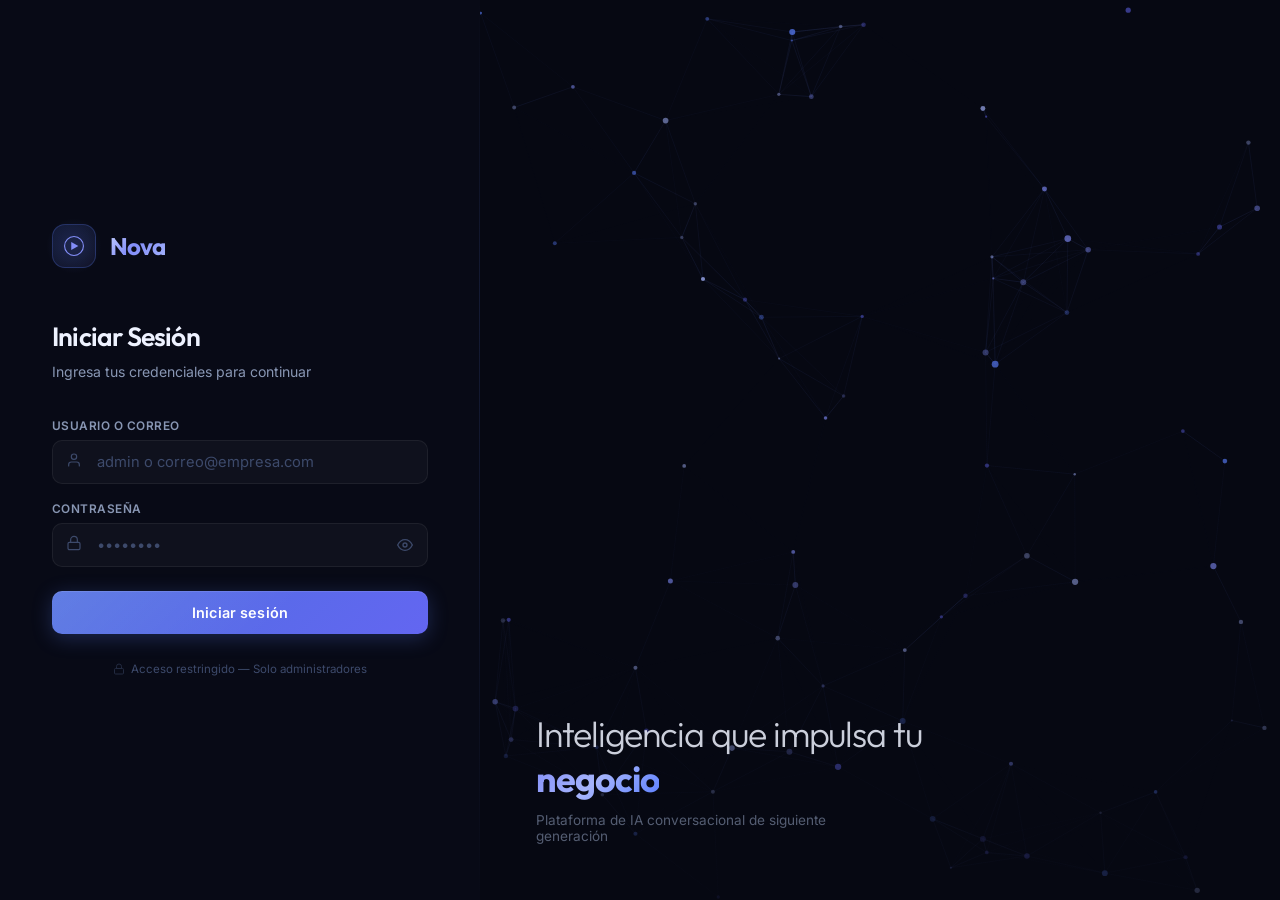
<file: templates/login.html>
<!DOCTYPE html>
<html lang="es">
<head>
    <meta charset="UTF-8">
    <meta name="viewport" content="width=device-width, initial-scale=1.0">
    <title>Nova — Iniciar Sesión</title>
    <meta name="description" content="Panel de administración Nova AI. Inicia sesión para gestionar tu asistente de voz inteligente.">
    <link rel="icon" href="data:,">
    <link rel="preconnect" href="https://fonts.googleapis.com">
    <link rel="preconnect" href="https://fonts.gstatic.com" crossorigin>
    <link href="https://fonts.googleapis.com/css2?family=Inter:ital,opsz,wght@0,14..32,300;0,14..32,400;0,14..32,500;0,14..32,600;0,14..32,700&family=Outfit:wght@300;400;500;600;700&display=swap" rel="stylesheet">
    <style>
        *, *::before, *::after { box-sizing: border-box; margin: 0; padding: 0; }

        :root {
            --bg:           #060812;
            --panel-bg:     #080a16;
            --border:       rgba(99, 135, 255, 0.12);
            --border-focus: rgba(99, 135, 255, 0.55);
            --input-bg:     rgba(255, 255, 255, 0.03);
            --input-hover:  rgba(255, 255, 255, 0.055);
            --text-1:       #eef2ff;
            --text-2:       #8896b3;
            --text-3:       #3d4a6b;
            --accent:       #5b7fff;
            --accent-2:     #818cf8;
            --accent-3:     #a5b4fc;
            --accent-glow:  rgba(91, 127, 255, 0.35);
            --danger:       #f87171;
            --success:      #4ade80;
            --font:         'Inter', system-ui, sans-serif;
            --font-display: 'Outfit', 'Inter', sans-serif;
            --ease:         cubic-bezier(0.16, 1, 0.3, 1);
        }

        html, body {
            height: 100%;
            font-family: var(--font);
            background: var(--bg);
            color: var(--text-1);
            -webkit-font-smoothing: antialiased;
            overflow: hidden;
        }

        .split {
            display: flex;
            height: 100vh;
            width: 100vw;
        }

        /* ── LEFT: FORM PANEL ── */
        .panel-form {
            flex: 0 0 min(480px, 42vw);
            display: flex;
            flex-direction: column;
            justify-content: center;
            padding: 56px 52px;
            background: var(--panel-bg);
            position: relative;
            z-index: 2;
            animation: formIn 0.6s var(--ease) both;
        }

        @keyframes formIn {
            from { opacity: 0; transform: translateX(-20px); }
            to   { opacity: 1; transform: translateX(0); }
        }

        .panel-form::after {
            content: '';
            position: absolute;
            top: 0;
            right: 0;
            width: 1px;
            height: 100%;
            background: linear-gradient(180deg, transparent, var(--border), rgba(99, 135, 255, 0.08), transparent);
        }

        .brand {
            display: flex;
            align-items: center;
            gap: 14px;
            margin-bottom: 52px;
        }

        .brand-icon {
            position: relative;
            width: 44px;
            height: 44px;
            flex-shrink: 0;
        }

        .brand-icon::before {
            content: '';
            position: absolute;
            inset: -6px;
            border-radius: 16px;
            background: radial-gradient(circle, rgba(91,127,255,0.15), transparent 70%);
            animation: iconPulse 3s ease-in-out infinite;
        }

        @keyframes iconPulse {
            0%, 100% { transform: scale(1); opacity: 0.6; }
            50%      { transform: scale(1.15); opacity: 1; }
        }

        .brand-icon-inner {
            width: 44px;
            height: 44px;
            border-radius: 13px;
            background: linear-gradient(135deg, rgba(91,127,255,0.14), rgba(129,140,248,0.08));
            border: 1px solid rgba(91,127,255,0.25);
            display: flex;
            align-items: center;
            justify-content: center;
            position: relative;
        }

        .brand-icon-inner svg { width: 22px; height: 22px; }

        .brand-name {
            font-family: var(--font-display);
            font-weight: 700;
            font-size: 1.5rem;
            letter-spacing: -0.04em;
            background: linear-gradient(130deg, #c7d2fe 0%, #818cf8 45%, #a5b4fc 100%);
            -webkit-background-clip: text;
            -webkit-text-fill-color: transparent;
            background-clip: text;
        }

        .form-header {
            margin-bottom: 36px;
        }

        .form-header h1 {
            font-family: var(--font-display);
            font-weight: 600;
            font-size: 1.65rem;
            letter-spacing: -0.03em;
            color: var(--text-1);
            margin-bottom: 8px;
        }

        .form-header p {
            font-size: 0.88rem;
            color: var(--text-2);
            line-height: 1.5;
        }

        .field {
            margin-bottom: 18px;
        }

        .field label {
            display: block;
            font-size: 0.74rem;
            font-weight: 600;
            color: var(--text-2);
            margin-bottom: 7px;
            letter-spacing: 0.04em;
            text-transform: uppercase;
        }

        .input-wrap {
            position: relative;
        }

        .input-wrap input {
            display: block;
            width: 100%;
            background: var(--input-bg);
            border: 1px solid rgba(255,255,255,0.06);
            border-radius: 10px;
            color: var(--text-1);
            font-family: var(--font);
            font-size: 0.92rem;
            padding: 12px 14px 12px 44px;
            outline: none;
            transition: border-color 0.2s, background 0.2s, box-shadow 0.2s;
        }

        .input-wrap input:hover {
            background: var(--input-hover);
            border-color: rgba(255,255,255,0.1);
        }

        .input-wrap input:focus {
            border-color: var(--border-focus);
            background: rgba(91, 127, 255, 0.04);
            box-shadow: 0 0 0 3px rgba(91,127,255,0.12), 0 0 20px rgba(91,127,255,0.06);
        }

        .input-wrap input::placeholder {
            color: var(--text-3);
            font-weight: 400;
        }

        .input-icon {
            position: absolute;
            left: 14px;
            top: 50%;
            transform: translateY(-50%);
            color: var(--text-3);
            pointer-events: none;
            transition: color 0.2s;
        }

        .input-icon svg { width: 16px; height: 16px; }

        .input-wrap:focus-within .input-icon { color: var(--accent-2); }

        .input-wrap.has-eye input { padding-right: 44px; }

        .btn-eye {
            position: absolute;
            top: 50%;
            right: 10px;
            transform: translateY(-50%);
            background: none;
            border: none;
            padding: 5px;
            cursor: pointer;
            color: var(--text-3);
            display: flex;
            align-items: center;
            justify-content: center;
            border-radius: 6px;
            transition: color 0.15s, background 0.15s;
        }

        .btn-eye:hover { color: var(--text-2); background: rgba(255,255,255,0.06); }
        .btn-eye svg { width: 16px; height: 16px; }

        .error-box {
            display: none;
            align-items: center;
            gap: 9px;
            background: rgba(248,113,113,0.07);
            border: 1px solid rgba(248,113,113,0.18);
            border-radius: 8px;
            padding: 10px 13px;
            margin-bottom: 18px;
            font-size: 0.82rem;
            color: var(--danger);
        }

        .error-box.show {
            display: flex;
            animation: shake 0.4s cubic-bezier(.36,.07,.19,.97) both;
        }

        .error-box svg { flex-shrink: 0; }

        @keyframes shake {
            10%, 90% { transform: translate3d(-1px,0,0); }
            20%, 80% { transform: translate3d(2px,0,0); }
            30%,50%,70% { transform: translate3d(-3px,0,0); }
            40%,60% { transform: translate3d(3px,0,0); }
        }

        .btn-submit {
            display: flex;
            align-items: center;
            justify-content: center;
            gap: 8px;
            width: 100%;
            padding: 13px 20px;
            border-radius: 10px;
            background: linear-gradient(135deg, #4f6fe0, #6366f1 50%, #818cf8);
            background-size: 200% 200%;
            color: #fff;
            font-family: var(--font);
            font-weight: 600;
            font-size: 0.9rem;
            letter-spacing: 0.01em;
            border: none;
            cursor: pointer;
            transition: opacity 0.2s, transform 0.15s, box-shadow 0.25s, background-position 0.4s;
            margin-top: 24px;
            box-shadow: 0 4px 20px rgba(91,127,255,0.25), 0 1px 0 rgba(255,255,255,0.1) inset;
            position: relative;
            overflow: hidden;
        }

        .btn-submit::after {
            content: '';
            position: absolute;
            inset: 0;
            background: linear-gradient(135deg, rgba(255,255,255,0.1) 0%, transparent 60%);
            pointer-events: none;
        }

        .btn-submit:hover:not(:disabled) {
            transform: translateY(-1px);
            box-shadow: 0 8px 32px rgba(91,127,255,0.4);
            background-position: 100% 0;
        }

        .btn-submit:active:not(:disabled) {
            transform: translateY(1px) scale(0.99);
        }

        .btn-submit:disabled {
            opacity: 0.55;
            cursor: not-allowed;
        }

        .spinner {
            width: 15px;
            height: 15px;
            border: 2px solid rgba(255,255,255,0.3);
            border-top-color: #fff;
            border-radius: 50%;
            animation: spin 0.6s linear infinite;
            flex-shrink: 0;
        }

        @keyframes spin { to { transform: rotate(360deg); } }

        .form-footer {
            margin-top: 28px;
            display: flex;
            align-items: center;
            justify-content: center;
            gap: 6px;
            font-size: 0.72rem;
            color: var(--text-3);
        }

        .form-footer svg { width: 12px; height: 12px; opacity: 0.5; }

        /* ── RIGHT: NEURAL CANVAS ── */
        .panel-visual {
            flex: 1;
            position: relative;
            overflow: hidden;
            background: var(--bg);
            animation: visualIn 0.7s var(--ease) 0.1s both;
        }

        @keyframes visualIn {
            from { opacity: 0; }
            to   { opacity: 1; }
        }

        #neuralCanvas {
            position: absolute;
            inset: 0;
            width: 100%;
            height: 100%;
        }

        .visual-overlay {
            position: absolute;
            inset: 0;
            display: flex;
            flex-direction: column;
            justify-content: flex-end;
            padding: 56px;
            pointer-events: none;
            z-index: 2;
            background: linear-gradient(0deg, rgba(6,8,18,0.7) 0%, rgba(6,8,18,0.2) 35%, transparent 60%);
        }

        .visual-tagline {
            font-family: var(--font-display);
            font-weight: 300;
            font-size: clamp(1.6rem, 2.8vw, 2.6rem);
            line-height: 1.25;
            letter-spacing: -0.03em;
            color: rgba(238, 242, 255, 0.85);
            max-width: 440px;
        }

        .visual-tagline strong {
            font-weight: 700;
            background: linear-gradient(135deg, #818cf8, #a5b4fc, #5b7fff);
            -webkit-background-clip: text;
            -webkit-text-fill-color: transparent;
            background-clip: text;
        }

        .visual-sub {
            margin-top: 10px;
            font-size: 0.85rem;
            color: rgba(136, 150, 179, 0.6);
            max-width: 360px;
        }

        .mouse-glow {
            position: absolute;
            width: 320px;
            height: 320px;
            border-radius: 50%;
            pointer-events: none;
            background: radial-gradient(circle, rgba(91,127,255,0.12), transparent 70%);
            transform: translate(-50%, -50%);
            z-index: 1;
            opacity: 0;
            transition: opacity 0.4s ease;
        }

        .panel-visual:hover .mouse-glow { opacity: 1; }

        /* ── RESPONSIVE ── */
        @media (max-width: 900px) {
            .split {
                flex-direction: column-reverse;
            }

            .panel-form {
                flex: none;
                width: 100%;
                padding: 36px 28px 32px;
                animation-name: formInMobile;
            }

            @keyframes formInMobile {
                from { opacity: 0; transform: translateY(16px); }
                to   { opacity: 1; transform: translateY(0); }
            }

            .panel-form::after { display: none; }

            .panel-visual {
                flex: none;
                height: 30vh;
                min-height: 180px;
            }

            .visual-overlay {
                padding: 24px 28px;
                background: linear-gradient(0deg, rgba(6,8,18,0.75) 0%, transparent 70%);
            }

            .visual-tagline { font-size: 1.25rem; }
            .visual-sub { font-size: 0.78rem; margin-top: 6px; }

            .brand { margin-bottom: 32px; }
            .form-header { margin-bottom: 24px; }
            .form-header h1 { font-size: 1.35rem; }
        }

        @media (max-width: 480px) {
            .panel-form { padding: 28px 20px 24px; }
            .panel-visual { height: 25vh; min-height: 140px; }
            .visual-overlay { padding: 16px 20px; }
        }
    </style>
</head>
<body>

    <div class="split">

        <div class="panel-form">
            <div class="brand">
                <div class="brand-icon">
                    <div class="brand-icon-inner">
                        <svg viewBox="0 0 28 28" fill="none">
                            <circle cx="14" cy="14" r="12" stroke="url(#gLogo)" stroke-width="1.4"/>
                            <path d="M10.5 19V9l9 5-9 5z" fill="url(#gLogo)"/>
                            <defs>
                                <linearGradient id="gLogo" x1="0" y1="0" x2="28" y2="28">
                                    <stop offset="0%" stop-color="#818cf8"/>
                                    <stop offset="100%" stop-color="#c7d2fe"/>
                                </linearGradient>
                            </defs>
                        </svg>
                    </div>
                </div>
                <span class="brand-name">Nova</span>
            </div>

            <div class="form-header">
                <h1>Iniciar Sesión</h1>
                <p>Ingresa tus credenciales para continuar</p>
            </div>

            <div class="error-box" id="errorBox" role="alert">
                <svg viewBox="0 0 24 24" fill="none" stroke="currentColor" stroke-width="2" width="15" height="15"><circle cx="12" cy="12" r="10"/><line x1="12" y1="8" x2="12" y2="12"/><line x1="12" y1="16" x2="12.01" y2="16"/></svg>
                <span id="errorMsg"></span>
            </div>

            <form id="loginForm" onsubmit="handleLogin(event)" novalidate autocomplete="on">

                <div class="field">
                    <label for="identifier">Usuario o correo</label>
                    <div class="input-wrap">
                        <span class="input-icon">
                            <svg viewBox="0 0 24 24" fill="none" stroke="currentColor" stroke-width="1.8" stroke-linecap="round" stroke-linejoin="round">
                                <path d="M20 21v-2a4 4 0 0 0-4-4H8a4 4 0 0 0-4 4v2"/>
                                <circle cx="12" cy="7" r="4"/>
                            </svg>
                        </span>
                        <input
                            type="text"
                            id="identifier"
                            name="identifier"
                            autocomplete="username"
                            required
                            placeholder="admin o correo@empresa.com"
                            spellcheck="false"
                            autocapitalize="none"
                        >
                    </div>
                </div>

                <div class="field">
                    <label for="password">Contraseña</label>
                    <div class="input-wrap has-eye">
                        <span class="input-icon">
                            <svg viewBox="0 0 24 24" fill="none" stroke="currentColor" stroke-width="1.8" stroke-linecap="round" stroke-linejoin="round">
                                <rect x="3" y="11" width="18" height="11" rx="2" ry="2"/>
                                <path d="M7 11V7a5 5 0 0 1 10 0v4"/>
                            </svg>
                        </span>
                        <input
                            type="password"
                            id="password"
                            name="password"
                            autocomplete="current-password"
                            required
                            placeholder="••••••••"
                        >
                        <button type="button" class="btn-eye" id="btnEye" aria-label="Mostrar contraseña">
                            <svg id="eyeSvg" viewBox="0 0 24 24" fill="none" stroke="currentColor" stroke-width="2">
                                <path d="M1 12s4-8 11-8 11 8 11 8-4 8-11 8-11-8-11-8z"/>
                                <circle cx="12" cy="12" r="3"/>
                            </svg>
                        </button>
                    </div>
                </div>

                <button type="submit" id="btnLogin" class="btn-submit">
                    <span id="btnLabel">Iniciar sesión</span>
                </button>

            </form>

            <div class="form-footer">
                <svg viewBox="0 0 24 24" fill="none" stroke="currentColor" stroke-width="2"><rect x="3" y="11" width="18" height="11" rx="2"/><path d="M7 11V7a5 5 0 0 1 10 0v4"/></svg>
                Acceso restringido — Solo administradores
            </div>
        </div>

        <div class="panel-visual" id="panelVisual">
            <canvas id="neuralCanvas"></canvas>
            <div class="mouse-glow" id="mouseGlow"></div>
            <div class="visual-overlay">
                <div class="visual-tagline">Inteligencia que impulsa tu <strong>negocio</strong></div>
                <div class="visual-sub">Plataforma de IA conversacional de siguiente generación</div>
            </div>
        </div>

    </div>

    <script>
    /* ══════════════════════════════════════════════
       RED NEURONAL INTERACTIVA
    ══════════════════════════════════════════════ */
    (function () {
        const canvas = document.getElementById('neuralCanvas');
        const ctx    = canvas.getContext('2d');
        const panel  = document.getElementById('panelVisual');
        const glowEl = document.getElementById('mouseGlow');

        const CFG = {
            nodes:       85,
            maxDist:     150,
            mouseRadius: 200,
            mouseForce:  0.055,
            baseSpeed:   0.32,
            lineAlpha:   0.22,
            nodeMinR:    1,
            nodeMaxR:    2.4,
            mouseNodeBoost: 3.5,
            pulseSpeed:  1.1,
            colors: [
                [91, 127, 255],
                [129, 140, 248],
                [165, 180, 252],
                [99, 102, 241],
            ],
            lineColors: [
                [91, 127, 255],
                [129, 140, 248],
            ],
        };

        let nodes = [];
        let mouse = { x: -9999, y: -9999, active: false };
        let W, H, dpr, animId;

        function resize() {
            const rect = panel.getBoundingClientRect();
            dpr = Math.min(window.devicePixelRatio || 1, 2);
            W = rect.width;
            H = rect.height;
            canvas.width  = W * dpr;
            canvas.height = H * dpr;
            canvas.style.width  = W + 'px';
            canvas.style.height = H + 'px';
            ctx.setTransform(dpr, 0, 0, dpr, 0, 0);
        }

        function createNodes() {
            nodes = [];
            for (let i = 0; i < CFG.nodes; i++) {
                const c = CFG.colors[Math.floor(Math.random() * CFG.colors.length)];
                nodes.push({
                    x: Math.random() * W,
                    y: Math.random() * H,
                    vx: (Math.random() - 0.5) * CFG.baseSpeed,
                    vy: (Math.random() - 0.5) * CFG.baseSpeed,
                    r: CFG.nodeMinR + Math.random() * (CFG.nodeMaxR - CFG.nodeMinR),
                    phase: Math.random() * Math.PI * 2,
                    color: c,
                    alpha: 0.35 + Math.random() * 0.4,
                    baseAlpha: 0,
                });
                nodes[i].baseAlpha = nodes[i].alpha;
            }
        }

        function loop() {
            ctx.clearRect(0, 0, W, H);
            const t = performance.now() * 0.001;

            for (let i = 0; i < nodes.length; i++) {
                const n = nodes[i];

                if (mouse.active) {
                    const dx = n.x - mouse.x;
                    const dy = n.y - mouse.y;
                    const dist = Math.sqrt(dx * dx + dy * dy);
                    if (dist < CFG.mouseRadius && dist > 0) {
                        const force = (CFG.mouseRadius - dist) / CFG.mouseRadius;
                        const angle = Math.atan2(dy, dx);
                        const push  = force * CFG.mouseForce * (CFG.mouseRadius / Math.max(dist, 1));
                        n.vx += Math.cos(angle) * push;
                        n.vy += Math.sin(angle) * push;
                        n.alpha = Math.min(1, n.baseAlpha + force * 0.55);
                    } else {
                        n.alpha += (n.baseAlpha - n.alpha) * 0.04;
                    }
                } else {
                    n.alpha += (n.baseAlpha - n.alpha) * 0.04;
                }

                n.vx *= 0.988;
                n.vy *= 0.988;

                const spd = Math.sqrt(n.vx * n.vx + n.vy * n.vy);
                if (spd < CFG.baseSpeed * 0.25) {
                    n.vx += (Math.random() - 0.5) * 0.025;
                    n.vy += (Math.random() - 0.5) * 0.025;
                }

                n.x += n.vx;
                n.y += n.vy;

                if (n.x < -20) n.x = W + 20;
                if (n.x > W + 20) n.x = -20;
                if (n.y < -20) n.y = H + 20;
                if (n.y > H + 20) n.y = -20;
            }

            for (let i = 0; i < nodes.length; i++) {
                const a = nodes[i];
                for (let j = i + 1; j < nodes.length; j++) {
                    const b = nodes[j];
                    const dx = a.x - b.x;
                    const dy = a.y - b.y;
                    const d  = Math.sqrt(dx * dx + dy * dy);
                    if (d > CFG.maxDist) continue;

                    let alpha = CFG.lineAlpha * (1 - d / CFG.maxDist);

                    if (mouse.active) {
                        const ma = Math.sqrt((a.x - mouse.x) ** 2 + (a.y - mouse.y) ** 2);
                        const mb = Math.sqrt((b.x - mouse.x) ** 2 + (b.y - mouse.y) ** 2);
                        if (ma < CFG.mouseRadius || mb < CFG.mouseRadius) {
                            alpha *= 2.8;
                        }
                    }

                    const lc1 = CFG.lineColors[0];
                    const lc2 = CFG.lineColors[1];
                    const grd = ctx.createLinearGradient(a.x, a.y, b.x, b.y);
                    grd.addColorStop(0, `rgba(${lc1[0]},${lc1[1]},${lc1[2]},${alpha})`);
                    grd.addColorStop(1, `rgba(${lc2[0]},${lc2[1]},${lc2[2]},${alpha * 0.7})`);

                    ctx.beginPath();
                    ctx.moveTo(a.x, a.y);
                    ctx.lineTo(b.x, b.y);
                    ctx.strokeStyle = grd;
                    ctx.lineWidth = 0.6;
                    ctx.stroke();
                }
            }

            for (let i = 0; i < nodes.length; i++) {
                const n = nodes[i];
                const pulse = Math.sin(t * CFG.pulseSpeed + n.phase) * 0.5 + 0.5;
                let r = n.r + pulse * 1;

                let near = false;
                if (mouse.active) {
                    const md = Math.sqrt((n.x - mouse.x) ** 2 + (n.y - mouse.y) ** 2);
                    if (md < CFG.mouseRadius) {
                        near = true;
                        const prox = 1 - md / CFG.mouseRadius;
                        r += prox * CFG.mouseNodeBoost;
                    }
                }

                const c = n.color;
                const a = near ? 0.7 + pulse * 0.3 : n.alpha * (0.7 + pulse * 0.3);

                if (near && r > 2.8) {
                    ctx.beginPath();
                    ctx.arc(n.x, n.y, r * 2.8, 0, Math.PI * 2);
                    ctx.fillStyle = `rgba(${c[0]},${c[1]},${c[2]},0.04)`;
                    ctx.fill();
                }

                ctx.beginPath();
                ctx.arc(n.x, n.y, r, 0, Math.PI * 2);
                ctx.fillStyle = `rgba(${c[0]},${c[1]},${c[2]},${a})`;
                ctx.fill();
            }

            if (mouse.active && mouse.x > 0 && mouse.x < W) {
                const grd = ctx.createRadialGradient(mouse.x, mouse.y, 0, mouse.x, mouse.y, CFG.mouseRadius * 0.7);
                grd.addColorStop(0, 'rgba(91,127,255,0.06)');
                grd.addColorStop(1, 'rgba(91,127,255,0)');
                ctx.fillStyle = grd;
                ctx.beginPath();
                ctx.arc(mouse.x, mouse.y, CFG.mouseRadius * 0.7, 0, Math.PI * 2);
                ctx.fill();
            }

            animId = requestAnimationFrame(loop);
        }

        panel.addEventListener('mousemove', (e) => {
            const rect = panel.getBoundingClientRect();
            mouse.x = e.clientX - rect.left;
            mouse.y = e.clientY - rect.top;
            mouse.active = true;
            glowEl.style.left = mouse.x + 'px';
            glowEl.style.top  = mouse.y + 'px';
        });

        panel.addEventListener('mouseleave', () => {
            mouse.active = false;
        });

        let resizeTimer;
        window.addEventListener('resize', () => {
            clearTimeout(resizeTimer);
            resizeTimer = setTimeout(() => { resize(); createNodes(); }, 180);
        });

        resize();
        createNodes();
        loop();
    })();

    /* ══════════════════════════════════════════════
       PASSWORD TOGGLE
    ══════════════════════════════════════════════ */
    const pwdInput = document.getElementById('password');
    const eyeBtn   = document.getElementById('btnEye');
    const eyeSvg   = document.getElementById('eyeSvg');

    const EYE_OPEN  = `<path d="M1 12s4-8 11-8 11 8 11 8-4 8-11 8-11-8-11-8z"/><circle cx="12" cy="12" r="3"/>`;
    const EYE_SLASH = `<path d="M17.94 17.94A10.07 10.07 0 0 1 12 20c-7 0-11-8-11-8a18.45 18.45 0 0 1 5.06-5.94"/><path d="M9.9 4.24A9.12 9.12 0 0 1 12 4c7 0 11 8 11 8a18.5 18.5 0 0 1-2.16 3.19"/><line x1="1" y1="1" x2="23" y2="23"/>`;

    eyeBtn.addEventListener('click', () => {
        const show = pwdInput.type === 'password';
        pwdInput.type = show ? 'text' : 'password';
        eyeSvg.innerHTML = show ? EYE_SLASH : EYE_OPEN;
        eyeBtn.setAttribute('aria-label', show ? 'Ocultar contraseña' : 'Mostrar contraseña');
        pwdInput.focus();
    });

    /* ══════════════════════════════════════════════
       LOGIN HANDLER
    ══════════════════════════════════════════════ */
    async function handleLogin(event) {
        event.preventDefault();
        const btn        = document.getElementById('btnLogin');
        const label      = document.getElementById('btnLabel');
        const errorBox   = document.getElementById('errorBox');
        const errorMsg   = document.getElementById('errorMsg');
        const identifier = document.getElementById('identifier').value.trim();
        const password   = pwdInput.value;

        errorBox.classList.remove('show');
        btn.disabled = true;
        label.innerHTML = '<span class="spinner"></span>Ingresando…';

        try {
            const res  = await fetch('/api/auth/login', {
                method: 'POST',
                headers: { 'Content-Type': 'application/json' },
                body: JSON.stringify({ username: identifier, password })
            });
            const data = await res.json();

            if (res.ok && data.success) {
                label.textContent = '✓ Bienvenido';
                btn.style.background = 'linear-gradient(135deg, #059669, #10b981)';
                setTimeout(() => window.location.reload(), 350);
            } else {
                errorMsg.textContent = data.detail || 'Credenciales incorrectas. Intenta de nuevo.';
                errorBox.classList.remove('show');
                void errorBox.offsetWidth;
                errorBox.classList.add('show');
                btn.disabled = false;
                label.textContent = 'Iniciar sesión';
            }
        } catch {
            errorMsg.textContent = 'Error de red. Verifica tu conexión.';
            errorBox.classList.add('show');
            btn.disabled = false;
            label.textContent = 'Iniciar sesión';
        }
    }
    </script>
</body>
</html>
</file>
